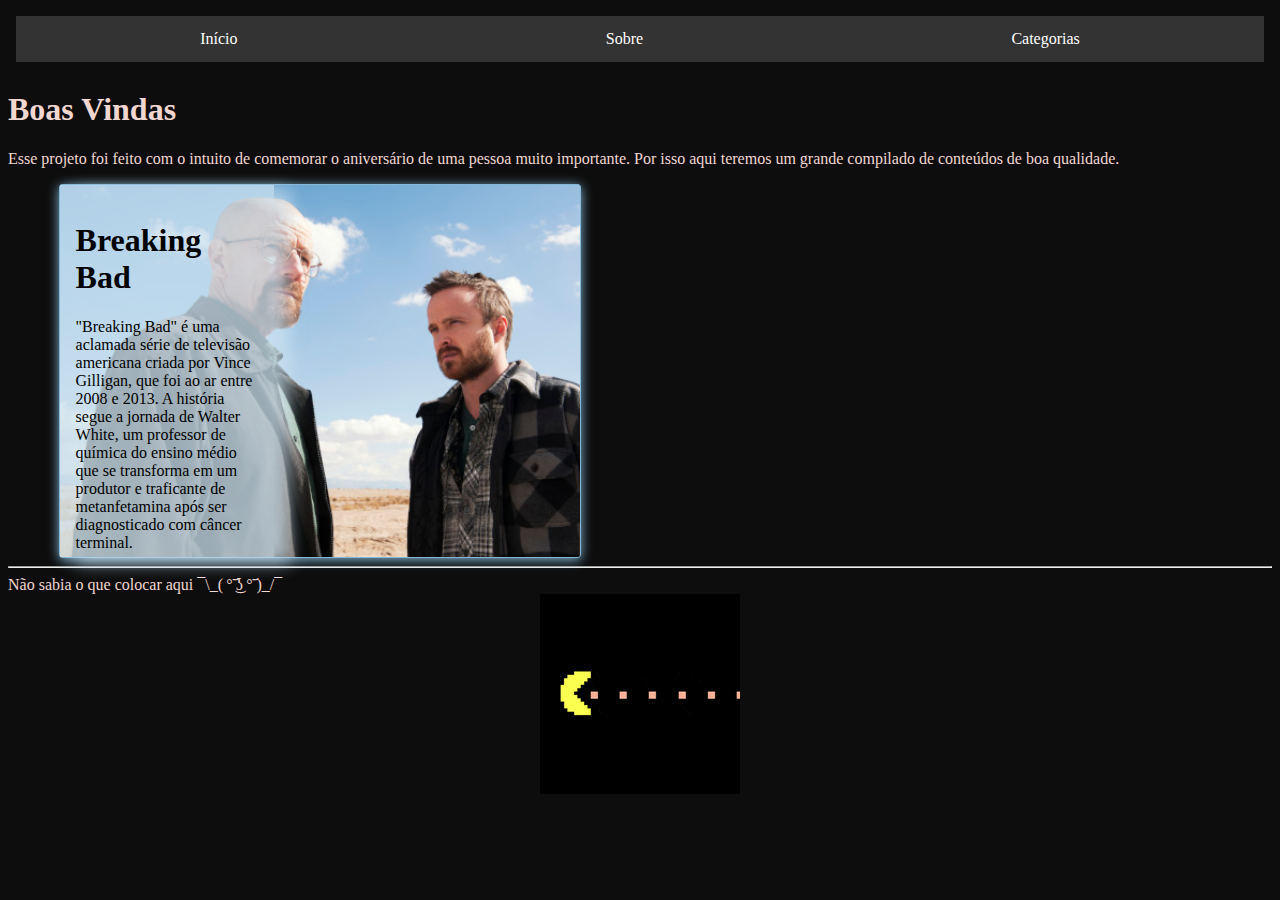
<file: index.html>
<!DOCTYPE html>
<html lang="pt-br">
    <!-- Filmes: crepusculo, velozes e furiosos, shrek -->
    <!-- Series: suits, a casa de papel, breaking bad -->
    <!-- Cantores: Eminem, marc DeMArco, Kanye west, Ariana, Drake, The Wekend -->
    <!-- Livros: Frankstein, a vida intelectual, antifrágil -->
<head>
    <meta charset="UTF-8">
    <meta name="viewport" content="width=device-width, initial-scale=1.0">
    <link rel="stylesheet" href="style.css">
    <link rel="shortcut icon" href="arquivos/imagens/icon.png" type="image/x-png">
    <title>Sitezinho</title>
</head>
<body onload="conteudo()">
    <iframe src="arquivos/menu.html" frameborder="0" width="100%"></iframe>

    <main>
        <h1>
            Boas Vindas
        </h1>

        <p>
            Esse projeto foi feito com o intuito de comemorar o aniversário 
            de uma pessoa muito importante. Por isso aqui teremos um grande compilado de conteúdos
            de boa qualidade.
        </p>

        <section id="frame-container">
            <!--  -->
        </section>

        <section id="audio-shrek">
            <!--  -->
        </section>
    </main>

    <hr>

    <footer>
        <span>Não sabia o que colocar aqui ¯\_( °︣ ͜ʖ °︣ )_/¯</span>
        <img src="arquivos/imagens/packman.gif" alt="packman" id="packman">
    </footer>

    <script src="script.js"></script>

</body>
</html>
</file>
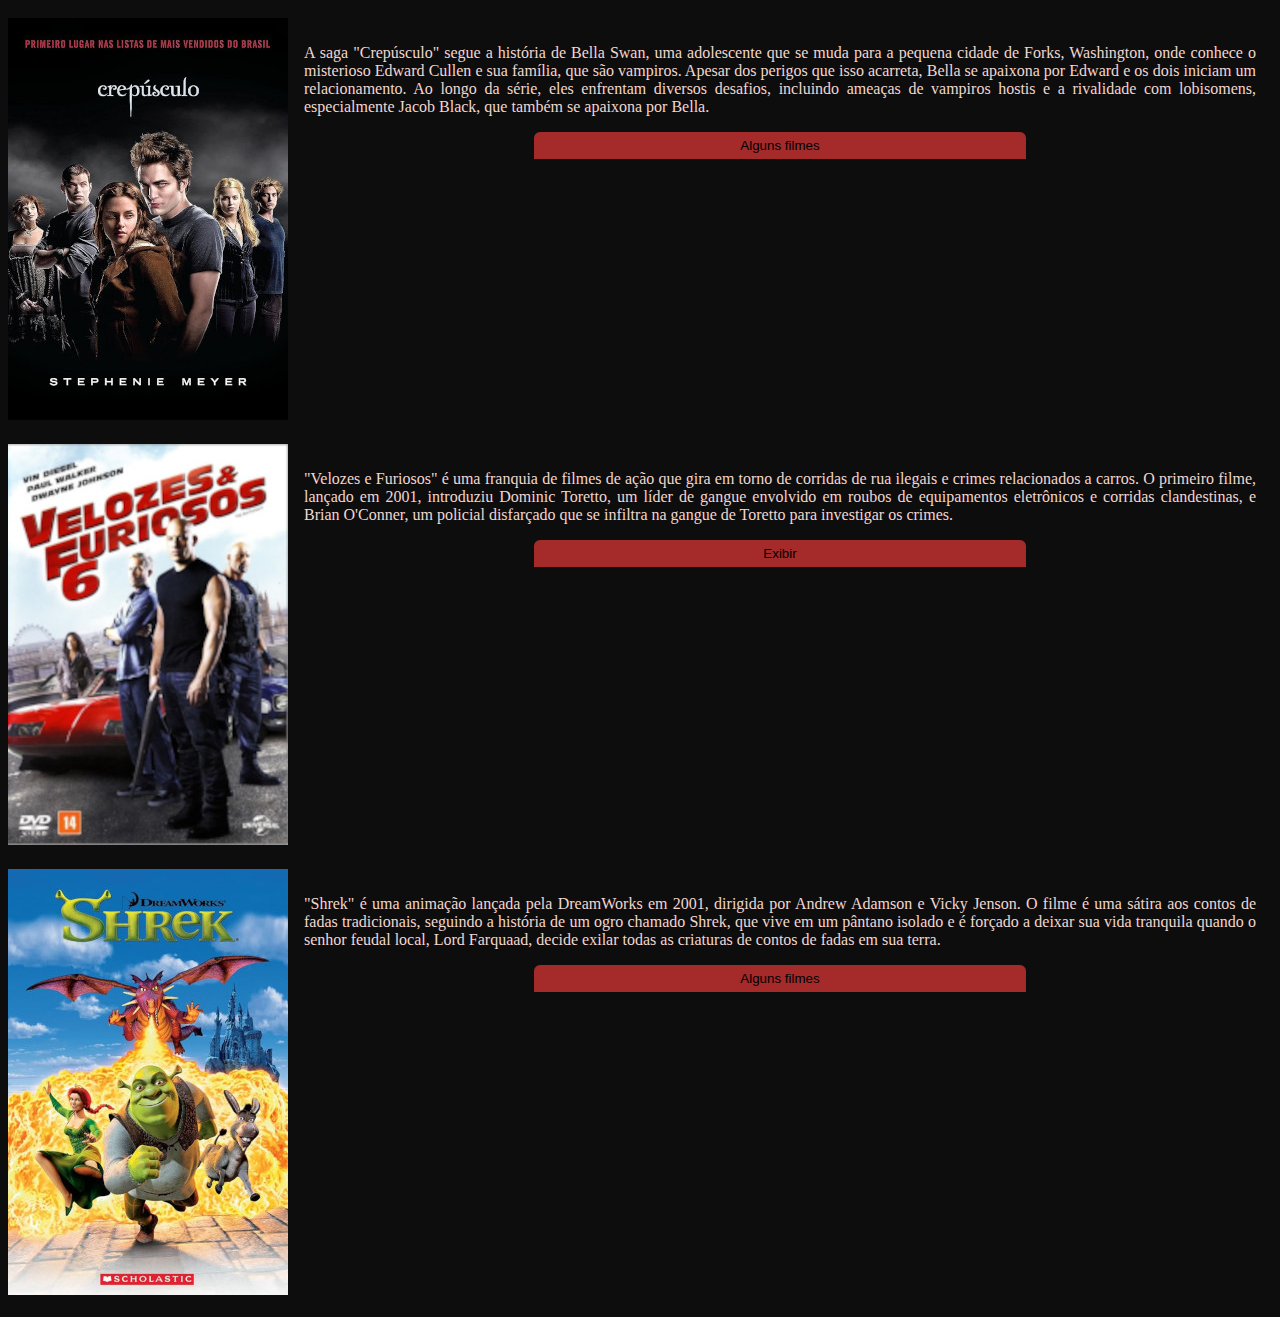
<file: arquivos/categorias/filmes.html>
<!DOCTYPE html>
<html lang="pt-br">
<head>
    <meta charset="UTF-8">
    <meta name="viewport" content="width=device-width, initial-scale=1.0">
    <title></title>
    <link rel="stylesheet" href="../../style.css">
    <script src="../../script.js"></script>
</head>
<body>
    <main id="main-categorias">
        <section class="bloco-conteudo" id="filmes">
            <div class="crepusculo">
                <picture>
                    <source media="(max-width: 600px)" srcset="../imagens/crepusculo-mob.jpg">
                    <img src="../imagens/crepusculo.jpg" alt="crepusculo">
                </picture>

                <div class="container">
                    <p class="texto">
                        A saga "Crepúsculo" segue a história de Bella Swan, uma adolescente que se muda para a pequena cidade de Forks,
                        Washington, onde conhece o misterioso Edward Cullen e sua família, que são vampiros. Apesar dos perigos que isso acarreta,
                        Bella se apaixona por Edward e os dois iniciam um relacionamento. Ao longo da série, eles enfrentam diversos desafios,
                        incluindo ameaças de vampiros hostis e a rivalidade com lobisomens, especialmente Jacob Black, que também se apaixona por Bella.
                    </p>
                    <nav class="acordeon">
                        <input type="button" value="Alguns filmes" onclick="exibir()" class="filmes">
                        <div class="filme1" id="filme-crepusculo">
                            <a href="https://drive.google.com/file/d/1dBfBOtBri77-R-2DC-vxElSDhu_rSGxM/view" target="_blank">Crepúsculo 2008</a>
                            <hr>
                            <a href="https://drive.google.com/file/d/1xgq-JDdV1MykmFBAyKdj5RzjZU2ms1ke/view" target="_blank">Crepúsculo amanhecer</a>
                            <hr>
                            <a href="https://drive.google.com/file/d/1CmIofSLQmlgAxJYh0nHa4pZoZ-7UX3Nj/view" target="_blank">Crepúsculo Eclipse</a>
                        </div>
                    </nav>
                </div>
            </div>

            <div class="velozes">

                <picture>
                    <source media="(max-width: 600px)" srcset="../imagens/velozes-mob.jpg">
                    <img src="../imagens/velozes.jpg" alt="velozes-e-furiosos">
                </picture>

                <div class="container">
                    <p class="texto">                        
                        "Velozes e Furiosos" é uma franquia de filmes de ação que gira em torno de corridas de rua ilegais e
                        crimes relacionados a carros. O primeiro filme, lançado em 2001,
                        introduziu Dominic Toretto, um líder de gangue envolvido em roubos 
                        de equipamentos eletrônicos e corridas clandestinas, e Brian O'Conner, um policial disfarçado que se infiltra na gangue de Toretto para investigar os crimes.
                    </p>
                    <input type="button" value="Exibir" class="filmes" onclick="velozes()">
                </div>
            </div>
            <div id="shrek">
                <picture>
                    <source media="(max-width: 600px)" srcset="../imagens/shrek-capa-mob.jpg">
                    <img src="../imagens/shrek-capa.jpg" alt="shrek-capa">
                </picture>
                <div class="container">
                    <p class="texto">
                        "Shrek" é uma animação lançada pela DreamWorks em 2001, dirigida por Andrew Adamson e Vicky Jenson.
                        O filme é uma sátira aos contos de fadas tradicionais,
                        seguindo a história de um ogro chamado Shrek, que vive em um
                        pântano isolado e é forçado a deixar sua vida tranquila quando o senhor feudal local, Lord Farquaad,
                        decide exilar todas as criaturas de contos de fadas em sua terra.
                    </p>
                    <nav class="acordeon">
                        <input type="button" value="Alguns filmes" onclick="exibirshrek()" class="filmes">
                        <div class="filme1" id="filme-shrek">
                            <a href="https://drive.google.com/file/d/1tcg20VgtXD4TjvPQ1LEK0FoEEKNXVlXa/view" target="_blank">Shrek</a>
                            <hr>
                            <a href="https://drive.google.com/file/d/13IitTIjhxmPZXCgCLpNqulvjCy9AIWov/view" target="_blank">Shrek 2</a>
                            <hr>
                            <a href="https://drive.google.com/file/d/1fVrBtVx11j8qzcrhDHBy84o6g61mse93/view" target="_blank">Shrek terceiro</a>
                        </div>
                    </nav>
                </div>
            </div>
        </section>
    </main>
</body>
</html>
</file>
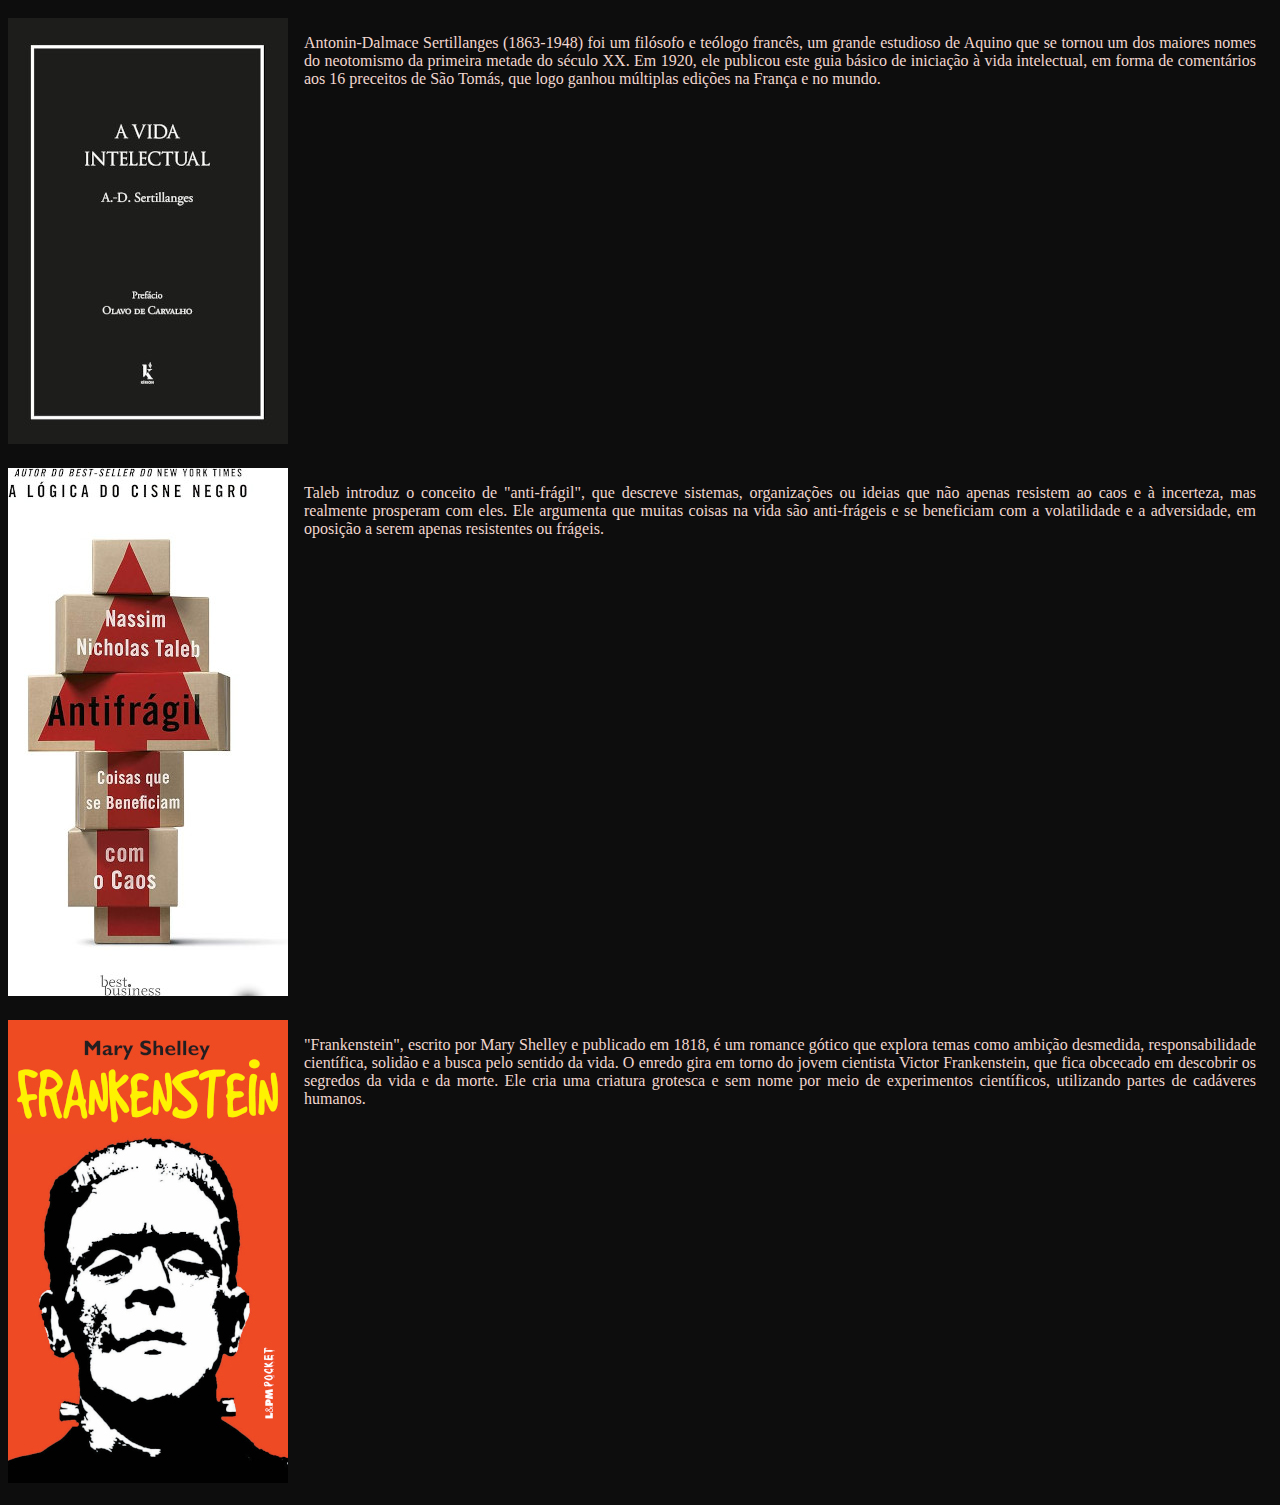
<file: arquivos/categorias/livros.html>
<!DOCTYPE html>
<html lang="pt-br">
<head>
    <meta charset="UTF-8">
    <meta name="viewport" content="width=device-width, initial-scale=1.0">
    <title>Document</title>
    <link rel="stylesheet" href="../../style.css">
</head>
<body>
    <main id="livros-categoria">
        <section class="livros">
            <a href="https://culturadefato.com.br/downloads/filosofia_e_historia/2020/a-vida-intelectual-antonin-gilbert-sertillanges.pdf" target="_blank">
                <picture>
                    <source media="(max-width: 600px)" srcset="../imagens/a-vida-intelectual-mob.jpg">
                    <img src="../imagens/a-vida-intelectual.jpg" alt="a vida intelectual">
                </picture>
            </a>
            <div class="container">
                <p class="texto">
                    Antonin-Dalmace Sertillanges (1863-1948) foi um filósofo e teólogo francês, 
                    um grande estudioso de Aquino que se tornou um dos maiores nomes do neotomismo 
                    da primeira metade do século XX. Em 1920, ele publicou este guia básico de iniciação 
                    à vida intelectual, em forma de comentários aos 16 preceitos de São Tomás, que logo 
                    ganhou múltiplas edições na França e no mundo.
                </p>
            </div>
        </section>
        <section class="livros">
            <a href="https://livrogratuitosja.com/wp-content/uploads/2021/03/Antifragil-Coisas-que-se-beneficiam-com-o-caos-by-Nassim-Nicholas-Taleb-Taleb-Nassim-Nicholas-z-lib.org_.pdf" target="_blank">
                <picture>
                    <source media="(max-width: 600px)" srcset="../imagens/anti-fragil-mob.jpg">
                    <img src="../imagens/anti-fragil.jpg" alt="anti fragil">
                </picture>
            </a>
            <div class="container">
                <p class="texto">
                    Taleb introduz o conceito de "anti-frágil", que descreve sistemas, organizações ou ideias 
                    que não apenas resistem ao caos e à incerteza, mas realmente prosperam com eles. Ele argumenta 
                    que muitas coisas na vida são anti-frágeis e se beneficiam com a volatilidade e a adversidade, 
                    em oposição a serem apenas resistentes ou frágeis.
                </p>
            </div>
        </section>
        <section class="livros">
            <a href="https://edisciplinas.usp.br/pluginfile.php/6574830/mod_resource/content/3/Frankenstein%20-%20Mary%20Shelley.pdf" target="_blank">
                <picture>
                    <source media="(max-width: 600px)" srcset="../imagens/frank-capa-mob.jpg">
                    <img src="../imagens/frank-capa.jpg" alt="Frankenstein">
                </picture>
            </a>
                <div class="container">
                    <p class="texto">
                        "Frankenstein", escrito por Mary Shelley e publicado em 1818, é um romance gótico que 
                        explora temas como ambição desmedida, responsabilidade científica, solidão e a busca 
                        pelo sentido da vida. O enredo gira em torno do jovem cientista Victor Frankenstein, 
                        que fica obcecado em descobrir os segredos da vida e da morte. Ele cria uma criatura 
                        grotesca e sem nome por meio de experimentos científicos, utilizando partes de cadáveres 
                        humanos.
                    </p>
                </div>
        </section>
    </main>
</body>
</html>
</file>
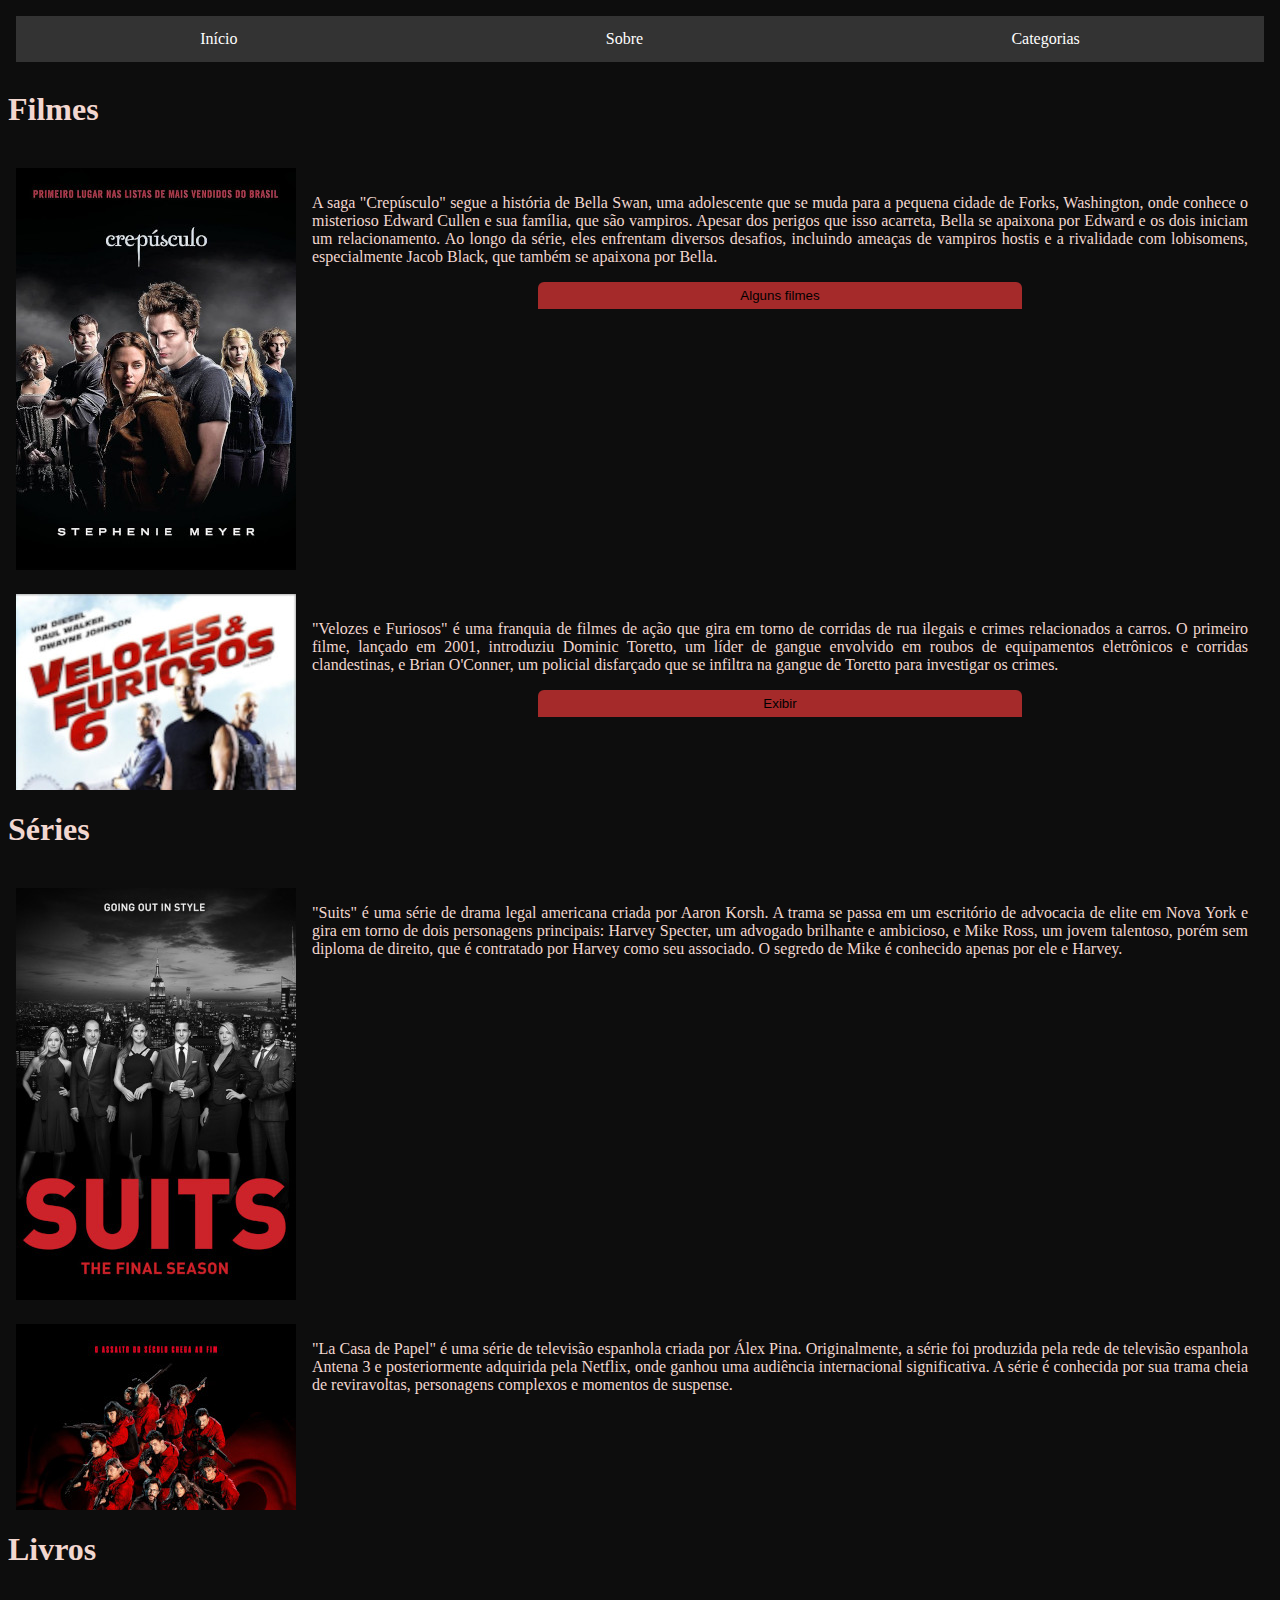
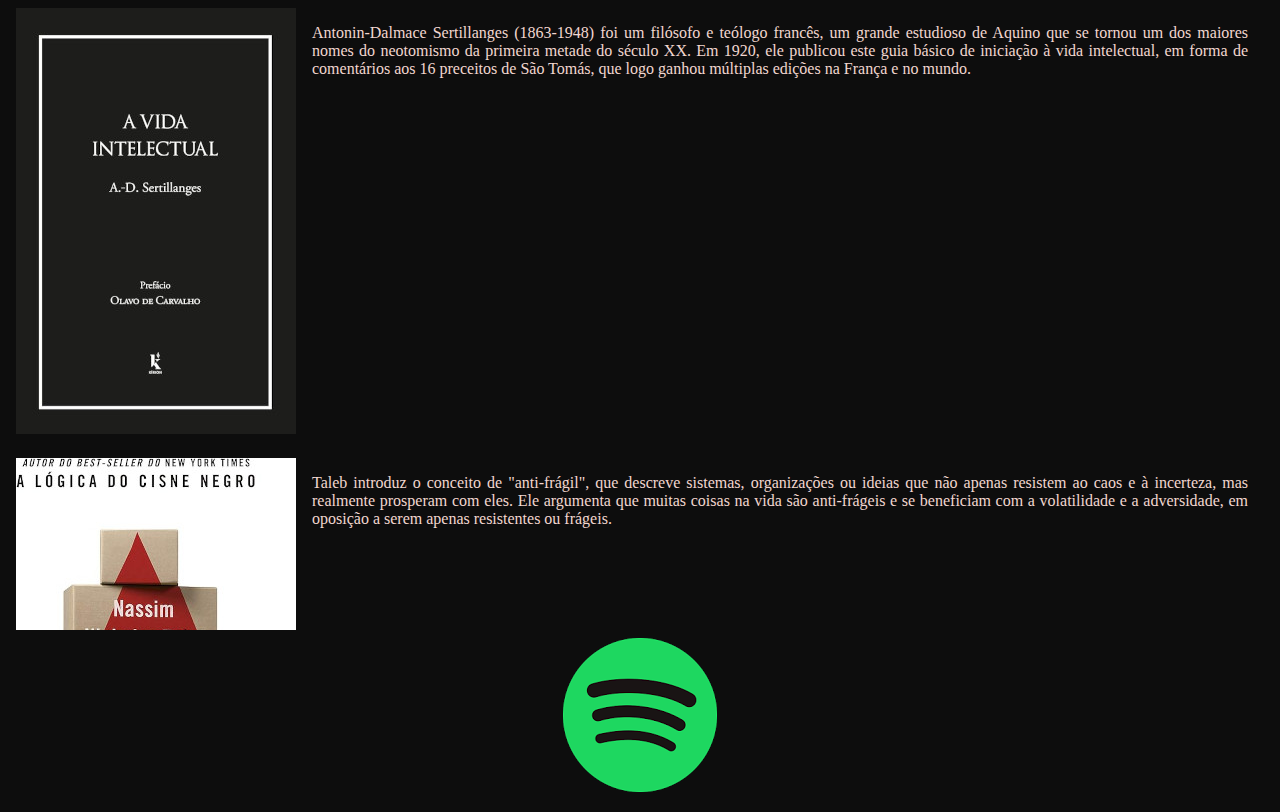
<file: arquivos/categorias/main.html>
<!DOCTYPE html>
<html lang="pt-br">
<head>
    <meta charset="UTF-8">
    <meta name="viewport" content="width=device-width, initial-scale=1.0">
    <title>Sitezinho</title>
    <link rel="shortcut icon" href="../imagens/icon.png" type="image/x-png">
    <link rel="stylesheet" href="../../style.css">
</head>
<body>
    <iframe src="../menu.html" frameborder="0" width="100%"></iframe>

    <h1>Filmes</h1>
    <iframe src="filmes.html" frameborder="0" width="100%" class="iframes"></iframe>

    <h1>Séries</h1>
    <iframe src="series.html" frameborder="0" width="100%" class="iframes"></iframe>

    <h1>Livros</h1>
    <iframe src="livros.html" frameborder="0" width="100%" class="iframes"></iframe>

    <a href="https://open.spotify.com/playlist/62fKwZiGUT04oeaWR8T9cR?si=V4K4LOfRRPSg3d_ckdZzxw&utm_source=copy-link&nd=1&dlsi=45847f1df64549ef" target="_blank" rel="noopener noreferrer" id="spotify">
        <picture>
            <source media="(max-width: 600px)" srcset="../imagens/spotify-mob.png">
            <img src="../imagens/spotify.png" alt="">
        </picture>
    </a>
    
    <script src="../../script.js"></script>
</body>
</html>
</file>
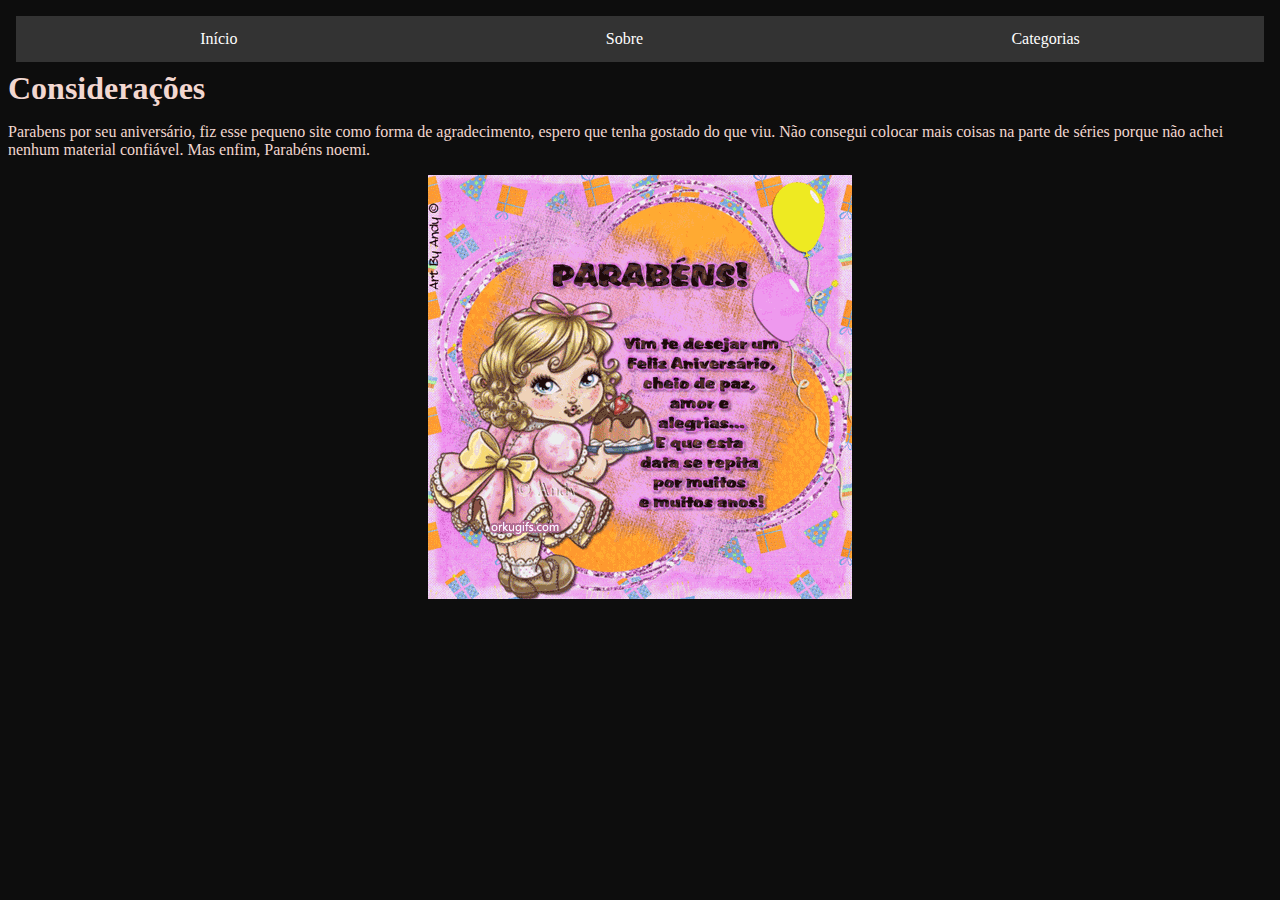
<file: arquivos/categorias/niver.html>
<!DOCTYPE html>
<html lang="pt-br">
<head>
    <meta charset="UTF-8">
    <meta name="viewport" content="width=device-width, initial-scale=1.0">
    <title>Sitezinho</title>
    <link rel="stylesheet" href="../../style.css">
    <link rel="shortcut icon" href="../imagens/icon.png" type="image/x-png">
</head>
<body>
    <iframe src="../menu.html" frameborder="0" width="100%"></iframe>
    <h1 style="margin: auto;">Considerações</h1>
    <p>
        Parabens por seu aniversário, fiz esse pequeno site como forma de agradecimento, espero
        que tenha gostado do que viu. Não consegui colocar mais coisas na parte de séries porque não
        achei nenhum material confiável. Mas enfim, Parabéns noemi. 
    </p>
    <img src="../imagens/parabens.gif" alt="parabens" id="parabens">
</body>
</html>
</file>
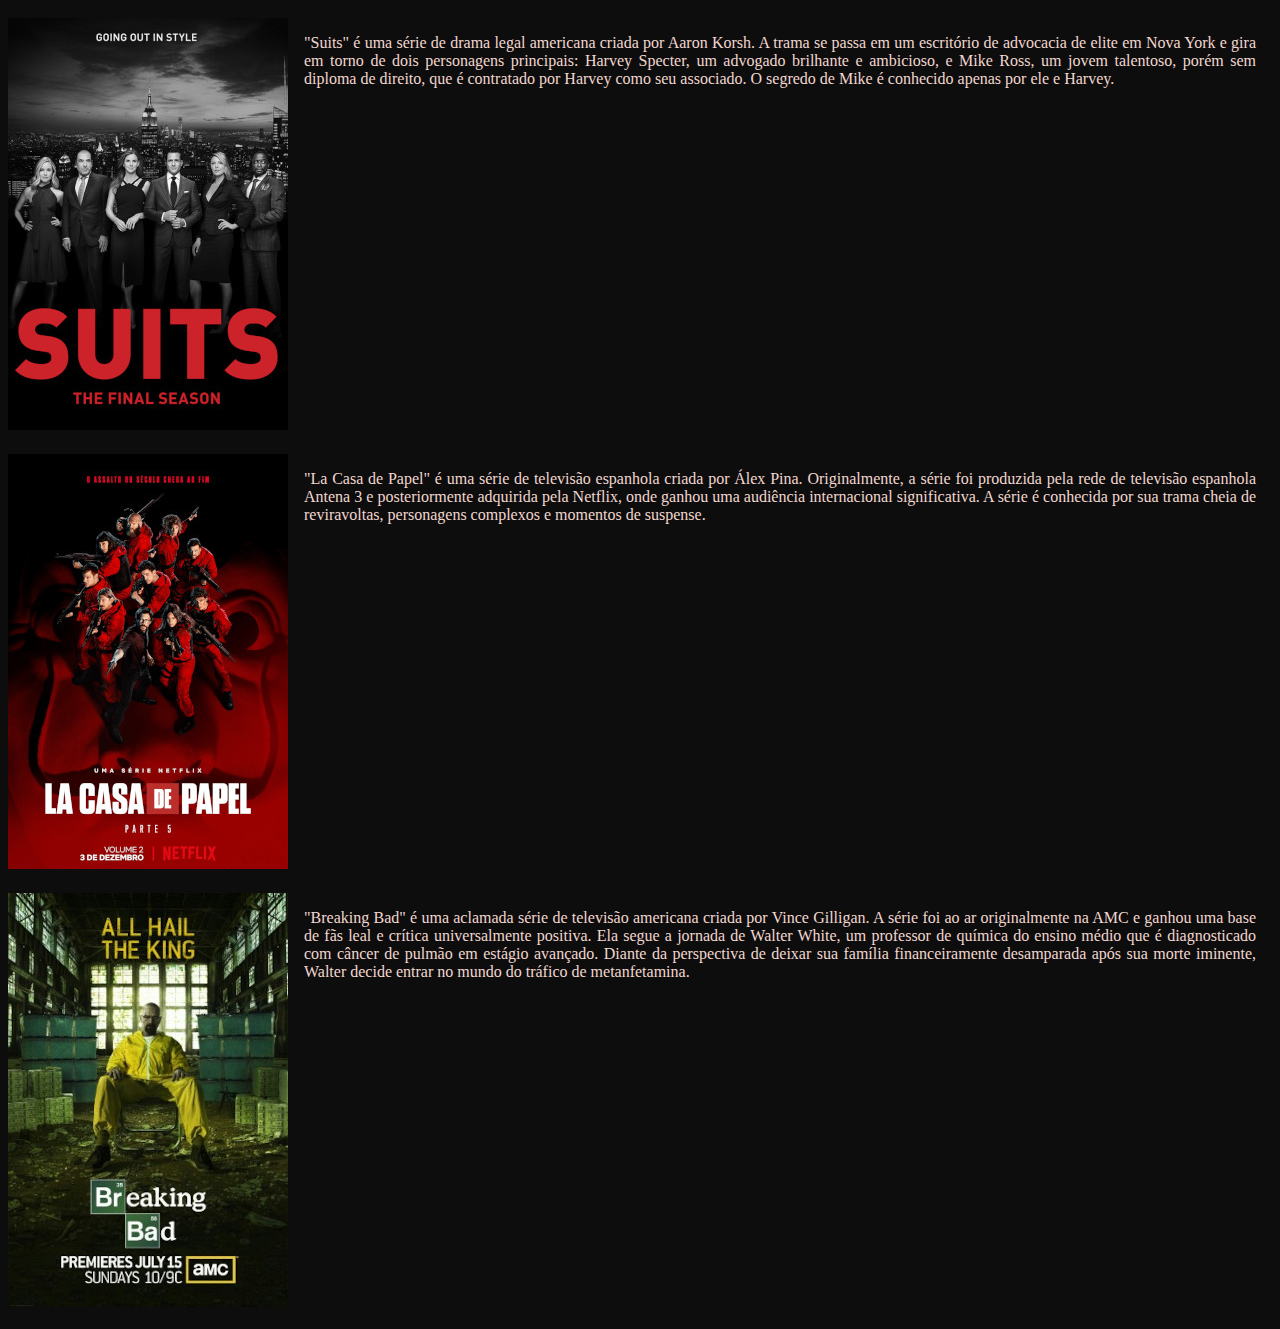
<file: arquivos/categorias/series.html>
<!DOCTYPE html>
<html lang="pt-br">
<head>
    <meta charset="UTF-8">
    <meta name="viewport" content="width=device-width, initial-scale=1.0">
    <title>Document</title>
    <link rel="stylesheet" href="../../style.css">
</head>
<body>
    <main id="series-categoria">
        <section class="series">
            <picture>
                <source media="(max-width: 600px)" srcset="../imagens/suits-mob.jpg">
                <img src="../imagens/suits.jpg" alt="suits">
            </picture>
            <div class="container">
                <p class="texto">
                    "Suits" é uma série de drama legal americana criada por Aaron Korsh.
                    A trama se passa em um escritório de advocacia de elite em Nova York 
                    e gira em torno de dois personagens principais: Harvey Specter, um advogado 
                    brilhante e ambicioso, e Mike Ross, um jovem talentoso, porém sem diploma de 
                    direito, que é contratado por Harvey como seu associado. O segredo de Mike é 
                    conhecido apenas por ele e Harvey.
                </p>
            </div>
        </section>
        <section class="series">
            <picture>
                <source media="(max-width: 600px)" srcset="../imagens/La-Casa-de-Papel-mob.jpg">
                <img src="../imagens/La-Casa-de-Papel.jpg" alt="la casa de papel">
            </picture>
            <div class="container">
                <p class="texto">
                    "La Casa de Papel" é uma série de televisão espanhola criada por Álex Pina. 
                    Originalmente, a série foi produzida pela rede de televisão espanhola Antena 
                    3 e posteriormente adquirida pela Netflix, onde ganhou uma audiência internacional 
                    significativa. A série é conhecida por sua trama cheia de reviravoltas, personagens 
                    complexos e momentos de suspense.
                </p>
            </div>
        </section>
        <section class="series">
            <picture>
                <source media="(max-width: 600px)" srcset="../imagens/breaking-bad-capa-mob.jpg">
                <img src="../imagens/breaking-bad-capa.jpg" alt="breaking bad">
            </picture>
            <div class="container">
                <p class="texto">
                    "Breaking Bad" é uma aclamada série de televisão americana criada por Vince Gilligan. 
                    A série foi ao ar originalmente na AMC e ganhou uma base de fãs leal e crítica universalmente 
                    positiva. Ela segue a jornada de Walter White, um professor de química do ensino médio que é 
                    diagnosticado com câncer de pulmão em estágio avançado. Diante da perspectiva de deixar sua 
                    família financeiramente desamparada após sua morte iminente, Walter decide entrar no mundo do 
                    tráfico de metanfetamina.
                </p>
            </div>
        </section>
    </main>
</body>
</html>
</file>
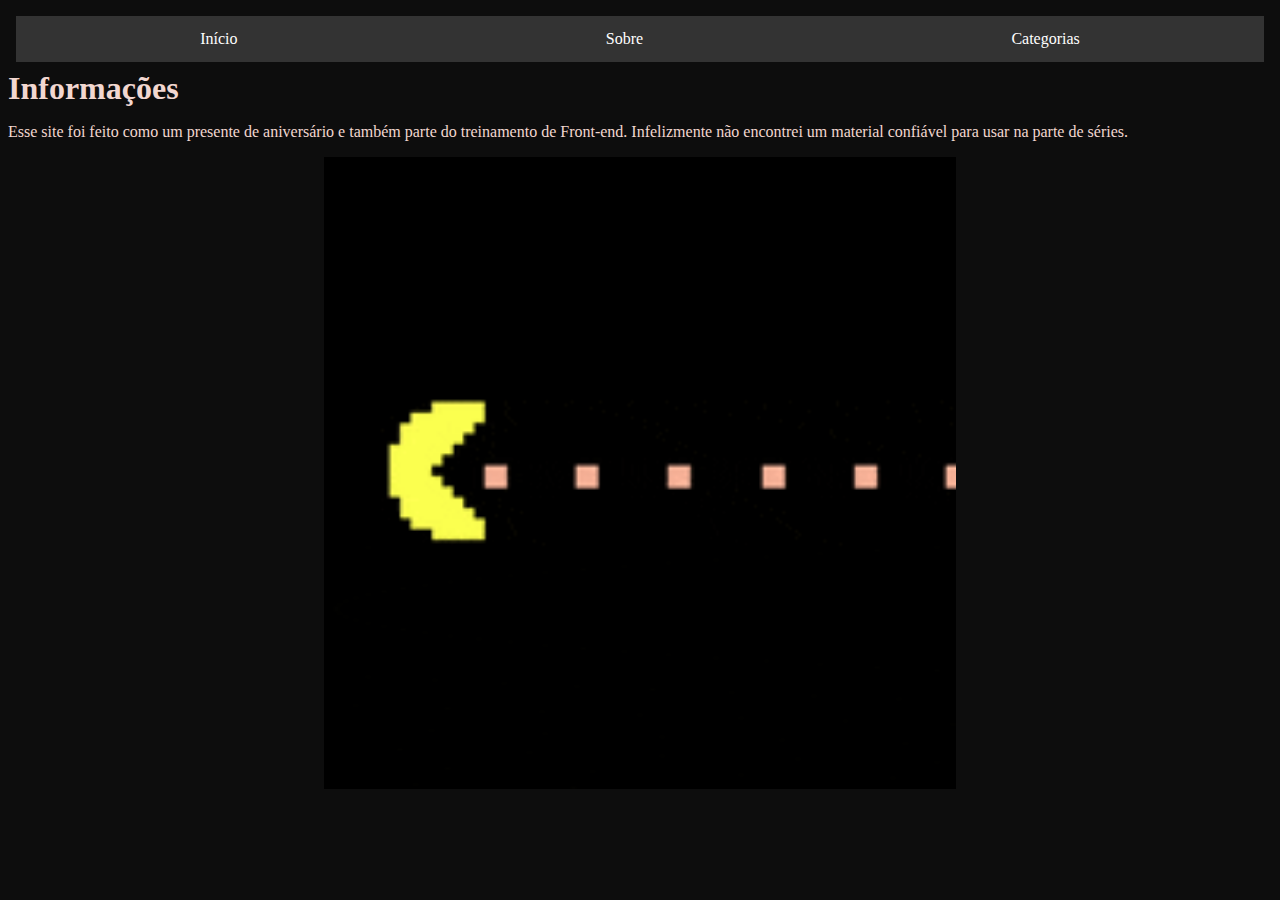
<file: arquivos/categorias/sobre.html>
<!DOCTYPE html>
<html lang="pt-br">
<head>
    <meta charset="UTF-8">
    <meta name="viewport" content="width=device-width, initial-scale=1.0">
    <title>Sitezinho</title>
    <link rel="stylesheet" href="../../style.css">
    <link rel="shortcut icon" href="../imagens/icon.png" type="image/x-png">
</head>
<body>
    <iframe src="../menu.html" frameborder="0" width="100%"></iframe>

    <h1 style="margin: auto;">Informações</h1>

    <p>
        Esse site foi feito como um presente de aniversário e também parte do treinamento
        de Front-end. Infelizmente não encontrei um material confiável para usar na parte de séries.
    </p>

    <img src="../imagens/packman.gif" alt="packman" width="50%" style="margin: auto; display: block;">

    <script src="../../parabens.js"></script>
</body>
</html>
</file>
<file: style.css>
/* Index */
main{
    margin: 0;
}
iframe{
    display: block;
    padding-bottom: 0;
    height: 62px;
}
#frame-container{
    margin: 0% 4%;
    border-radius: 3px;
    opacity: 0;
    transform: translateX(-100%); 
    transition: transform 1s ease, opacity 1s ease;

}

#frame-container.aparecer{
    opacity: 1;
    transform: translateX(0);
}

#packman{
    display: block;
    margin: auto;
}

@media only screen and(max-width: 600px) {
    body{
        padding: 0;
    }
}

@keyframes colors {
    0%{
        background-position: 0% 50%;
    }
    50%{
        background-position: 50% 100%;
    }
    100%{
        background-position: 0% 50%;
    }

}

body{
    /* background-image: linear-gradient(90deg, #c57e22,#3562af,#09101b);
    background-size: 350% 350%;
    animation: colors 8s ease infinite; */
    background-color: #0D0D0D;
    color: #F2D7D0;
    
}

/* Categorias */
.iframes{
    height: 40em;
}


#main-categorias div{
    padding: 10px 0px;
}

.crepusculo{
    display: flex;
    
}

.texto {
    text-align: justify;
    margin: 1em;
}

.filme1{
    background-color:#F2D7D0;
    display: none;
    overflow: hidden;
    width: 50%;
    padding: 8px 0px;
    border-radius: 3px;

}

.filme1 a{
    text-decoration: none;
    color: #0D0D0D;
    display: block;
    
}

.filmes{
    display: block;
    margin: auto;
    width: 50%;
    padding: 0 18px;
    background-color: brown;
    border-radius: 6px 6px 0px 0px;
    height: 2em;
    border: 0;
}

.velozes{
    display: flex;
}


#filme2{
    text-align: center;
}
#velozes{
    text-decoration: none;
    color: #0D0D0D;
}

#shrek{
    display: flex;
}

/* series */

.series{
    display: flex;
    padding: 10px 0px;
}

/* Livros */

.livros{
    display: flex;
    padding: 10px 0px;
}

#spotify{
    display: block;
    margin: auto;
    width: 170px;
}

#parabens{
    display: block;
    margin: auto;
}

@media (max-width: 540px) {
    .texto{
        font-size: .8em;
    }

    #spotify{
        width: 80px;
    }

    #parabens{
        width: 50%;
    }
    
}
</file>
